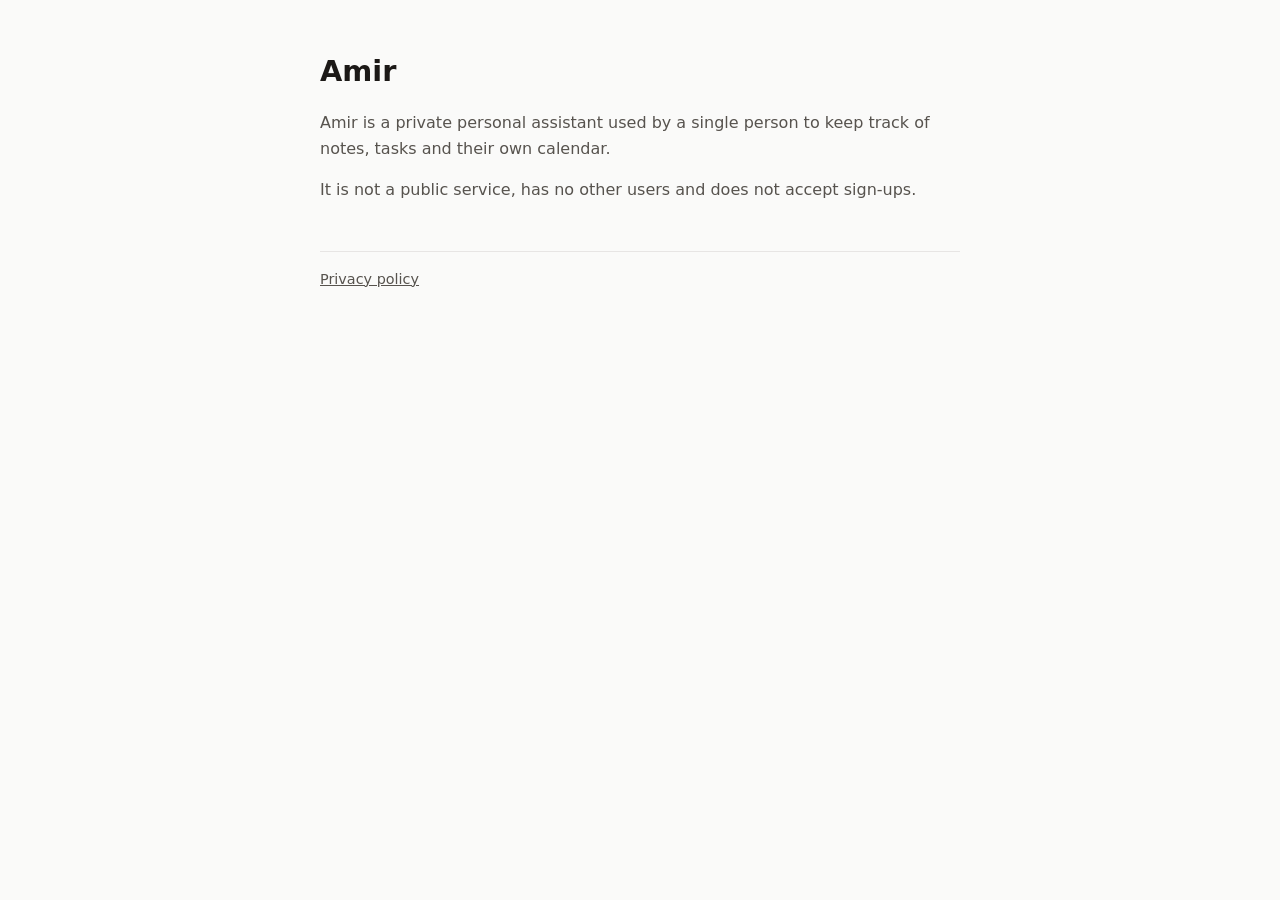
<file: index.html>
<!doctype html>
<html lang="en">
<head>
<meta charset="utf-8">
<meta name="viewport" content="width=device-width, initial-scale=1">
<title>Amir</title>
<link rel="stylesheet" href="style.css">
</head>
<body>
<main>
<h1>Amir</h1>
<p>Amir is a private personal assistant used by a single person to keep track of notes, tasks and their own calendar.</p>
<p>It is not a public service, has no other users and does not accept sign-ups.</p>
<footer><a href="privacy.html">Privacy policy</a></footer>
</main>
</body>
</html>
</file>
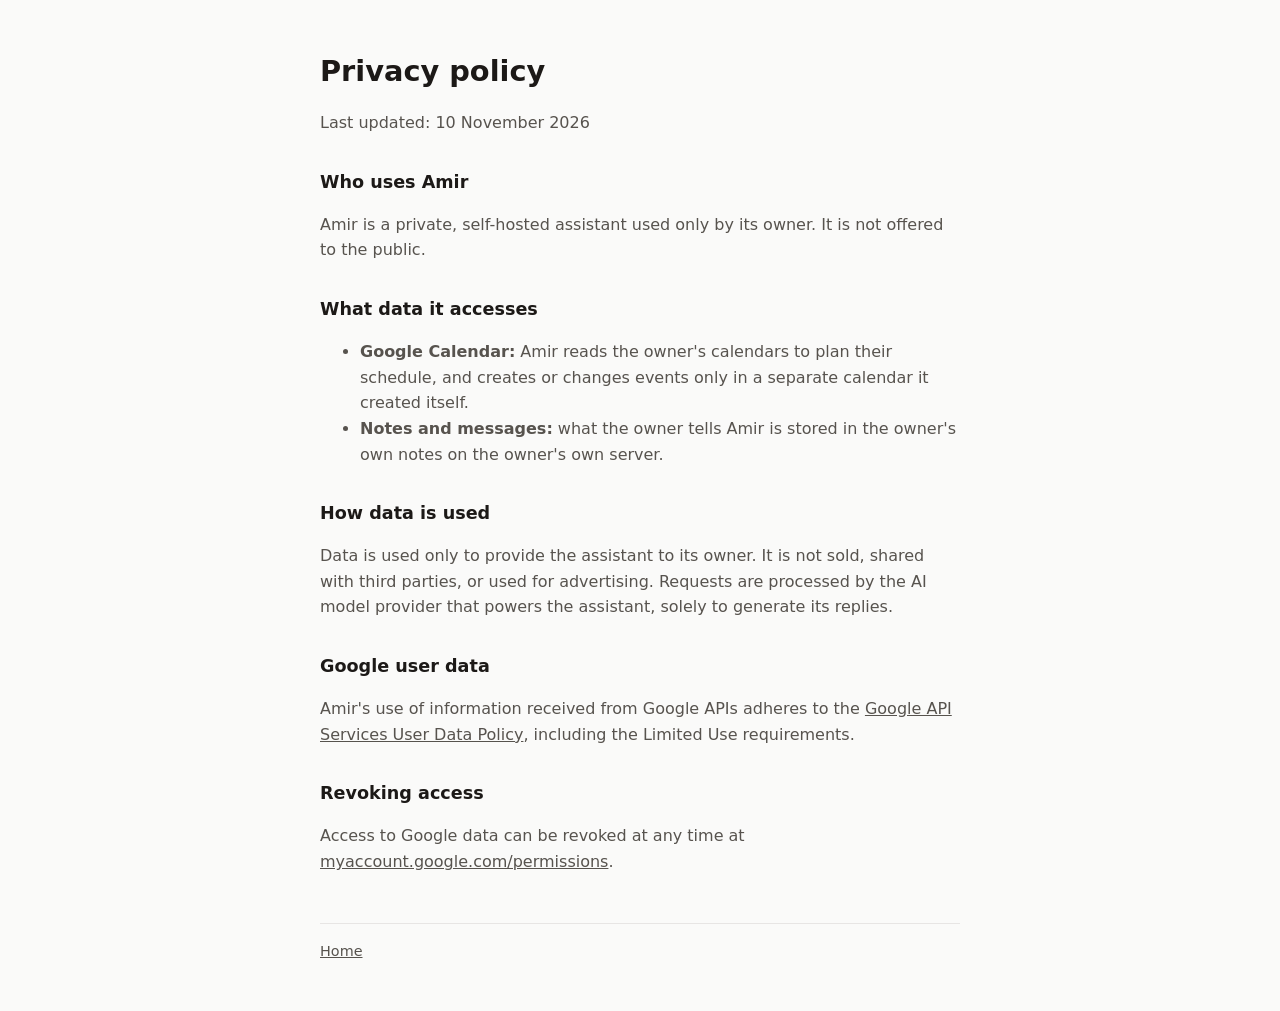
<file: privacy.html>
<!doctype html>
<html lang="en">
<head>
<meta charset="utf-8">
<meta name="viewport" content="width=device-width, initial-scale=1">
<title>Amir privacy policy</title>
<link rel="stylesheet" href="style.css">
</head>
<body>
<main>
<h1>Privacy policy</h1>
<p>Last updated: 10 November 2026</p>

<h2>Who uses Amir</h2>
<p>Amir is a private, self-hosted assistant used only by its owner. It is not offered to the public.</p>

<h2>What data it accesses</h2>
<ul>
<li><strong>Google Calendar:</strong> Amir reads the owner's calendars to plan their schedule, and creates or changes events only in a separate calendar it created itself.</li>
<li><strong>Notes and messages:</strong> what the owner tells Amir is stored in the owner's own notes on the owner's own server.</li>
</ul>

<h2>How data is used</h2>
<p>Data is used only to provide the assistant to its owner. It is not sold, shared with third parties, or used for advertising. Requests are processed by the AI model provider that powers the assistant, solely to generate its replies.</p>

<h2>Google user data</h2>
<p>Amir's use of information received from Google APIs adheres to the <a href="https://developers.google.com/terms/api-services-user-data-policy">Google API Services User Data Policy</a>, including the Limited Use requirements.</p>

<h2>Revoking access</h2>
<p>Access to Google data can be revoked at any time at <a href="https://myaccount.google.com/permissions">myaccount.google.com/permissions</a>.</p>

<footer><a href="index.html">Home</a></footer>
</main>
</body>
</html>
</file>
<file: style.css>
:root { --bg:#fafaf9; --fg:#1c1917; --muted:#57534e; --line:#e7e5e4; }
@media (prefers-color-scheme: dark) { :root { --bg:#1c1917; --fg:#f5f5f4; --muted:#a8a29e; --line:#44403c; } }
body { background:var(--bg); color:var(--fg); font:16px/1.6 system-ui,-apple-system,"Segoe UI",sans-serif; margin:0; }
main { max-width:640px; margin:0 auto; padding:48px 16px; }
h1 { font-size:1.8rem; margin:0 0 .25rem; } h2 { font-size:1.1rem; margin-top:2rem; }
p, li { color:var(--muted); } a { color:inherit; }
footer { margin-top:3rem; padding-top:1rem; border-top:1px solid var(--line); font-size:.9rem; color:var(--muted); }
</file>
